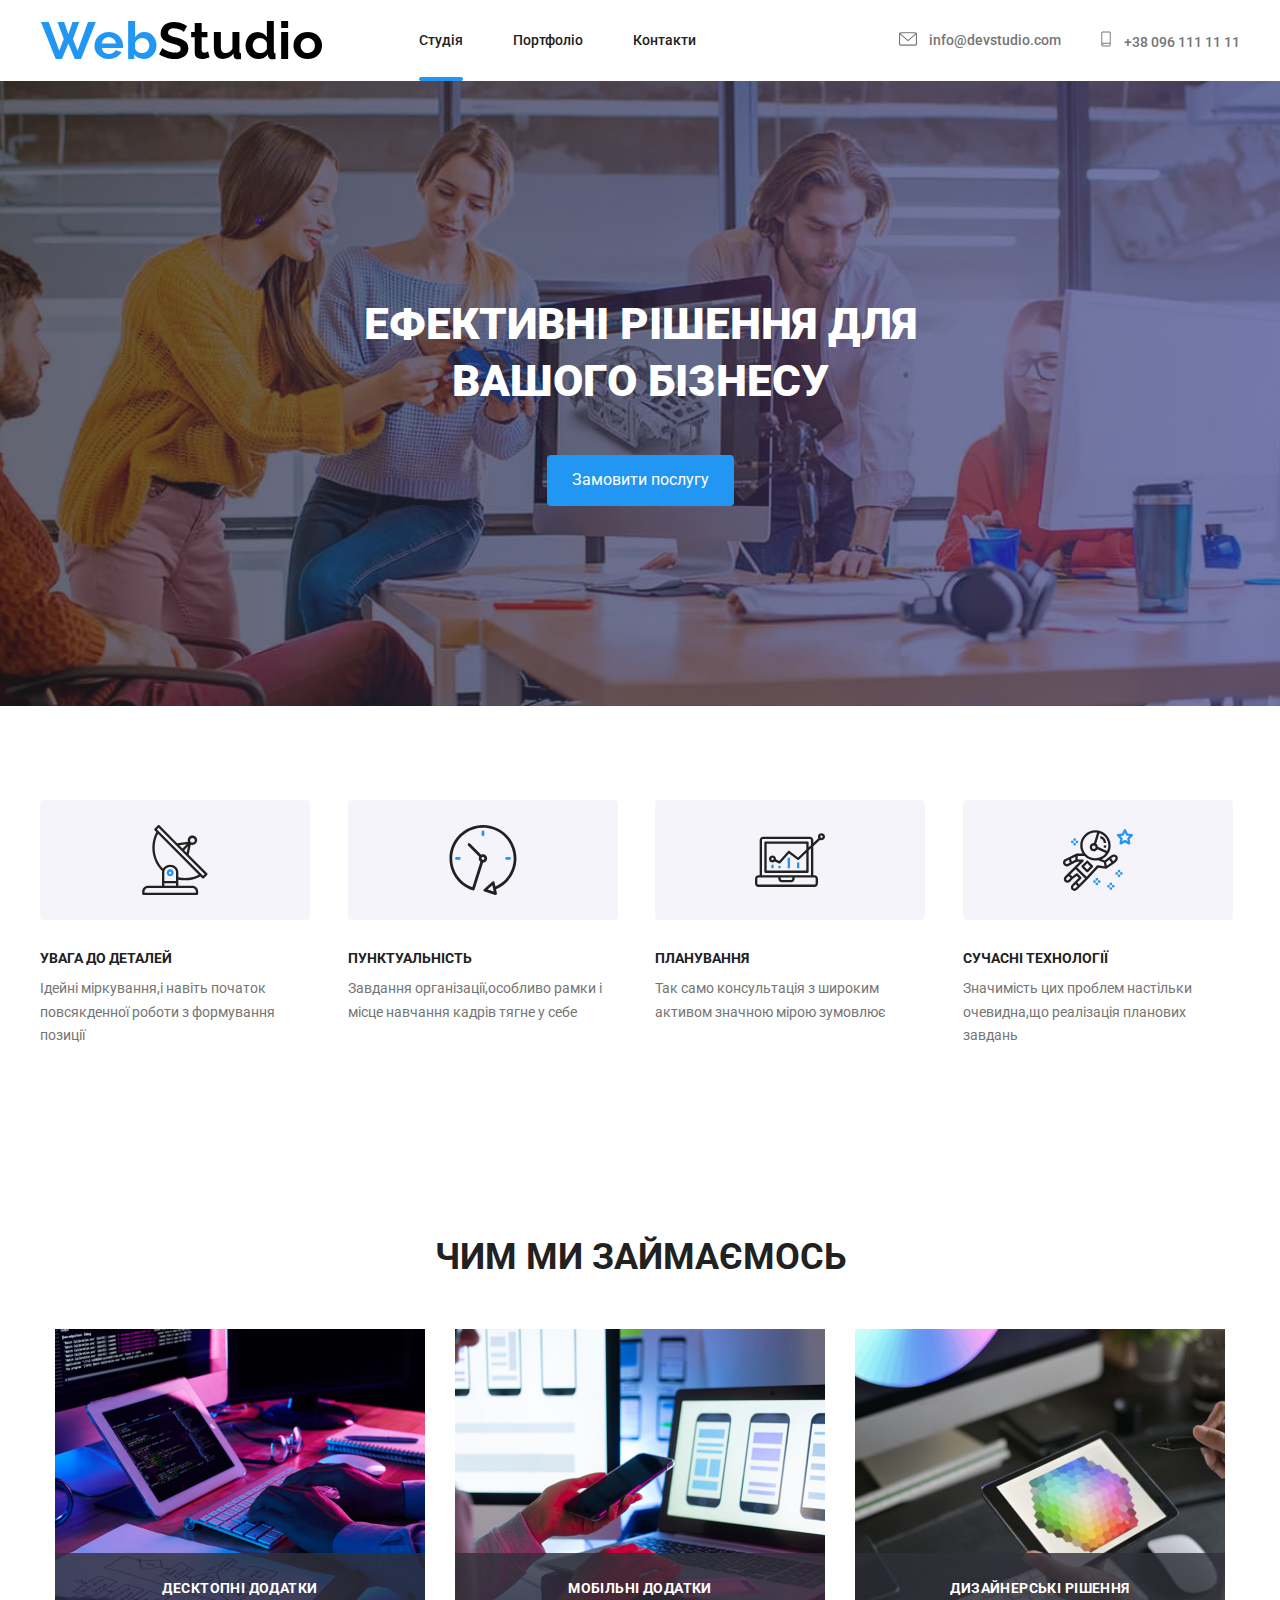
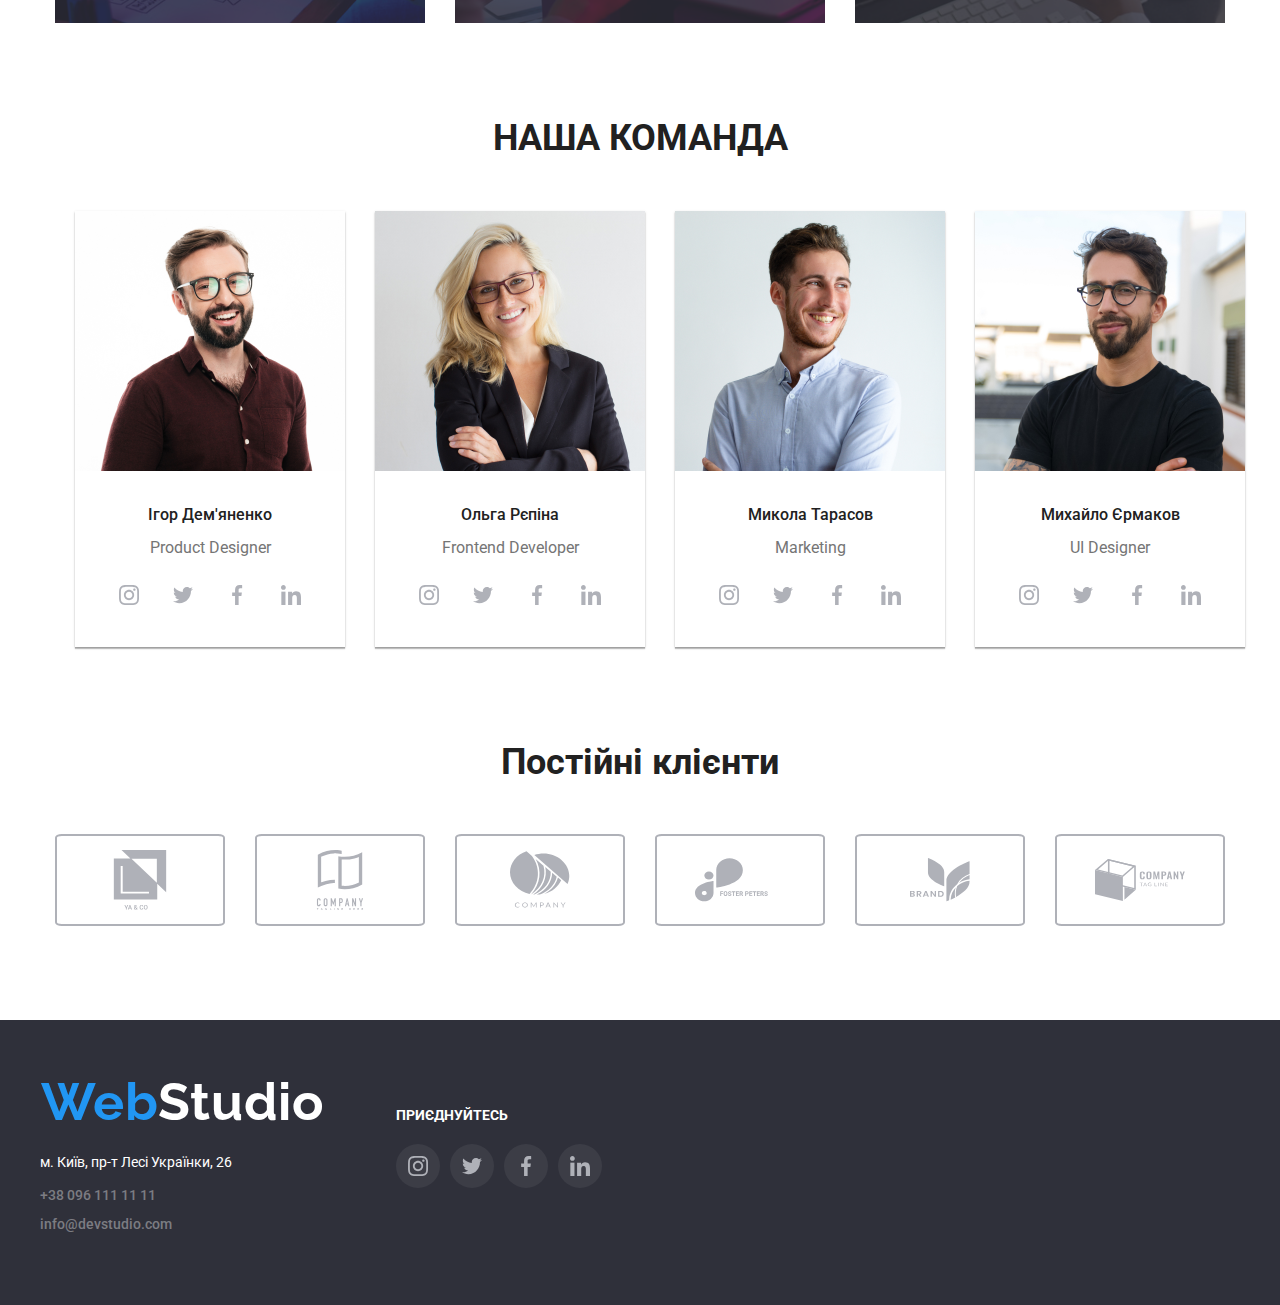
<file: index.html>
<!DOCTYPE html>
<html lang="uk">
<head>
    <meta charset="UTF-8">
    <meta name="viewport" content="width=device-width, initial-scale=1.0">
    <title>Студія</title>
    <link rel="preconnect" href="https://fonts.googleapis.com">
    <link rel="preconnect" href="https://fonts.gstatic.com" crossorigin>
    <link
        href="https://fonts.googleapis.com/css2?family=Raleway:ital,wght@0,700;1,700&family=Roboto:ital,wght@0,100..900;1,100..900&display=swap"
        rel="stylesheet">
   <link rel="stylesheet" href=" https://cdnjs.cloudflare.com/ajax/libs/modern-normalize/3.0.1/modern-normalize.min.css">
    <link rel="stylesheet" href="css/styles.css">
    </head>
<body>
    <header>
        <div class="container header">
        <a href="#" class="title">
            <h1 lang="en"><span class="part1">Web</span>
                <span class="part2">Studio</span></h1>
        </a>
        <nav>
            <ul class="site-nav">
                <li class="li-current"><a href="#" class="nav current">Студія</a></li>
                <li><a href="./portfolio.html" class="nav">Портфоліо</a></li>
                <li><a href="#" class="nav">Контакти</a></li>
            </ul>
        </nav>
            <div class="contact1">
                <div class="contact-item">
                 <a href="mailto:info@devstudio.com" class="contact">
                 <svg class="contact-icon" width="16" height="12">
                  <use href="./image/symbol-defs.svg#envelope"></use>
                 </svg>
                info@devstudio.com</a>
                </div>
                <div class="contact-item">
                <a href="tel:+380961111111" class="contact">
                <svg class="contact-icon" width="10" height="16">
                     <use href="./image/symbol-defs.svg#smartphone"></use>
                 </svg>
                +38 096 111 11 11</a>
            </div>
            </div>
            </div>
    </header>
<main>
<section class="hero">
    <h2 class="headline">ЕФЕКТИВНІ РІШЕННЯ ДЛЯ ВАШОГО БІЗНЕСУ</h2>
    <button type= "button"data-modal-open class="headline-btn">Замовити послугу</button>
    <div data-modal class="backdrop is-hidden">
        <div  class="modal">
            <button data-modal-close class="close-btn">
            <img src="./image/close.svg" alt="закрити" width="11" height="11">
            </button>
        </div>
    </div>
</section>
<div class="container hero-list">
  <section class="list1">
    <svg class="hero-icon" width="70" height="70">
        <use href="./image/symbol-defs.svg#hero-icon"></use>
    </svg>
       <h2 class="list"> УВАГА ДО ДЕТАЛЕЙ</h2>
         <p class="text">Ідейні міркування,i навіть початок повсякденної роботи з формування позиції</p>
  </section>
     <section class="list1">
        <svg class="clock" width="70" height="70">
            <use href="./image/symbol-defs.svg#clock"></use>
        </svg>
    <h2 class="list">ПУНКТУАЛЬНІСТЬ</h2>
    <p class="text">Завдання організації,особливо рамки i місце навчання кадрів тягне у себе</p>
     </section>
      <section class="list1">
        <svg class="diagram" width="70" height="70">
            <use href="./image/symbol-defs.svg#diagram"></use>
        </svg>
    <h2 class="list">ПЛАНУВАННЯ</h2>
    <p class="text">Так само консультація з широким активом значною мірою зумовлює</p>
     </section>
     <section class="list1">
        <svg class="astronaut" width="70" height="70">
            <use href="./image/symbol-defs.svg#astronaut"></use>
        </svg>
    <h2 class="list">СУЧАСНІ ТЕХНОЛОГІЇ</h2>
    <p class="text">Значимість цих проблем настільки очевидна,що реалізація планових завдань</p>
     </section>
</div>
<div class="container">
  <section>
    <h2 class="team">ЧИМ МИ ЗАЙМАЄМОСЬ</h2>
    <ul class="images">
        <li><img src= "image/box1.jpg" alt= "набирає текст на клавіатурі" width=370>
        <p class="image-text">Десктопні додатки</p></li>
        <li><img src= "image/box2.jpg" alt= "використання гаджетів" width=370>
        <p class="image-text">Мобільні додатки</p></li>
        <li><img src= "image/box3.jpg" alt= "планшет у руках" width=370>
        <p class="image-text">Дизайнерські рішення</p></li>
    </ul>
</section>
</div>
<section>
 <div class="container">
    <h2 class="team">НАША КОМАНДА</h2>
    <ul class="team-work">
        <li>
            <img src="image/img.jpg" alt="чоловік" width=270>
           <h3 class="name">Ігор Дем'яненко</h3>
        <p lang="en" class="work">Product Designer</p>
        <ul class="social-link">
        <li>
            <a href="#" class="instagram">
            <svg width="20" height="20">
            <use href="./image/symbol-defs.svg#instagram"></use>
            </svg>
        </a>
    </li>
        <li>
            <a href="#" class="twitter">
                <svg width="20" height="20">
                <use href="./image/symbol-defs.svg#twitter"></use>
            </svg>
            </a>
    </li>
        <li>
            <a href="#" class="facebook">
                <svg width="20" height="20">
                <use href="./image/symbol-defs.svg#facebook"></use>
            </svg>
            </a>
        </li>
        <li>
            <a href="#" class="linkedin">
                <svg width="20" height="20">
                <use href="./image/symbol-defs.svg#linkedin"></use>
            </svg>
            </a></li>
        </ul>
 </li>
    <li>
        <img src="image/img(1).jpg" alt="жінка" width=270>
        <h3 class="name">Ольга Рєпіна</h3>
        <p lang="en" class="work">Frontend Developer</p>
    <ul class="social-link">
        <li>
            <a href="#" class="instagram">
                <svg width="20" height="20">
                    <use href="./image/symbol-defs.svg#instagram"></use>
                </svg>
            </a>
        </li>
        <li>
            <a href="#" class="twitter">
                <svg width="20" height="20">
                    <use href="./image/symbol-defs.svg#twitter"></use>
                </svg>
            </a>
            </li>
            <li>
                <a href="#" class="facebook">
                    <svg width="20" height="20">
                        <use href="./image/symbol-defs.svg#facebook"></use>
                    </svg>
                </a>
            </li>
            <li>
                <a href="#" class="linkedin">
                    <svg width="20" height="20">
                        <use href="./image/symbol-defs.svg#linkedin"></use>
                    </svg>
                </a>
            </li>
    </ul>
</li>
    <li>
        <img src="image/img(2).jpg" alt="чоловік" width=270>
        <h3 class="name">Микола Тарасов</h3>
        <p lang="en" class="work">Marketing</p>
    <ul class="social-link">
    <li>
        <a href="#" class="instagram">
            <svg width="20" height="20">
                <use href="./image/symbol-defs.svg#instagram"></use>
            </svg>
        </a>
    </li>
    <li>
        <a href="#" class="twitter">
            <svg width="20" height="20">
                <use href="./image/symbol-defs.svg#twitter"></use>
            </svg>
        </a>
    </li>
    <li>
            <a href="#" class="facebook">
                <svg width="20" height="20">
                    <use href="./image/symbol-defs.svg#facebook"></use>
                </svg>
            </a>
        </li>
        <li>
            <a href="#" class="linkedin">
                <svg width="20" height="20">
                    <use href="./image/symbol-defs.svg#linkedin"></use>
                </svg>
            </a>
        </li>
    </ul>
</li>
     <li>
        <img src="image/img(3).jpg" alt="чоловік" width=270>
        <h3 class="name">Михайло Єрмаков</h3>
        <p lang="en" class="work">UI Designer</p>
    <ul class="social-link">
    <li>
        <a href="#" class="instagram">
            <svg width="20" height="20">
                <use href="./image/symbol-defs.svg#instagram"></use>
            </svg>
        </a>
    </li>
    <li>
        <a href="#" class="twitter">
            <svg width="20" height="20">
                <use href="./image/symbol-defs.svg#twitter"></use>
            </svg>
        </a>
        </li>
        <li>
            <a href="#" class="facebook">
                <svg width="20" height="20">
                    <use href="./image/symbol-defs.svg#facebook"></use>
                </svg>
            </a>
        </li>
        <li>
            <a href="#" class="linkedin">
                <svg width="20" height="20">
                    <use href="./image/symbol-defs.svg#linkedin"></use>
                </svg>
            </a>
        </li>
    </ul>
</li>
    </ul>
</section>
</div>
<section>
    <div class="container">
        <h2 class="team">Постійні клієнти</h2>
        <ul class="clients">
            <li><a href="#" class="group-1">
                <svg width="41" height="47">
                    <use href="./image/symbol-defs.svg#group-1"></use>
                </svg>
            </a></li>
            <li><a href="#" class="group-2">
                <svg width="40" height="52">
                    <use href="./image/symbol-defs.svg#group-2"></use>
                </svg>
            </a></li>
            <li><a href="#" class="group-3">
                <svg width="44" height="42">
                    <use href="./image/symbol-defs.svg#group-3"></use>
                </svg>
            </a></li>
            <li><a href="#" class="group-4">
                <svg width="85" height="41">
                    <use href="./image/symbol-defs.svg#group-4"></use>
                </svg>
            </a></li>
            <li><a href="#" class="group-5">
                <svg width="63" height="46">
                    <use href="./image/symbol-defs.svg#group-5"></use>
                </svg>
            </a></li>
            <li><a href="#" class="group-6">
                <svg width="94" height="44">
                    <use href="./image/symbol-defs.svg#group-6"></use>
                </svg>
            </a></li>
        </ul>
</main>
<footer>
  <div class="container footer1">
    <div class="footer-contact">
    <a href="#" class="title">
        <h1 lang="en"><span class="part1">Web</span>
            <span class="part-last">Studio</span>
        </h1>
    </a>
    <p class="adress">м. Київ, пр-т Лесі Українки, 26</p>
    <address class="contact">
        <a href="tel:+380961111111" class="contact-last">+38 096 111 11 11</a>
        <a href="mailto:info@devstudio.com" class="contact-last">info@devstudio.com</a>
    </address>
    </div>
    <div class="footer-social">
    <p class="aside"> приєднуйтесь</p>
    <ul class="social-link">
        <li>
            <a href="#" class="instagram">
                <svg width="20" height="20">
                    <use href="./image/symbol-defs.svg#instagram"></use>
                </svg>
            </a>
        </li>
        <li>
            <a href="#" class="twitter">
                <svg width="20" height="20">
                    <use href="./image/symbol-defs.svg#twitter"></use>
                </svg>
            </a>
            </li>
            <li>
                <a href="#" class="facebook">
                    <svg width="20" height="20">
                        <use href="./image/symbol-defs.svg#facebook"></use>
                    </svg>
                </a>
            </li>
            <li>
                <a href="#" class="linkedin">
                    <svg width="20" height="20">
                        <use href="./image/symbol-defs.svg#linkedin"></use>
                    </svg>
                </a>
            </li>
    </ul>
    </div>
  </div>
</footer>
<script src="./js/modal.js"></script>
</body>
</html>
</file>
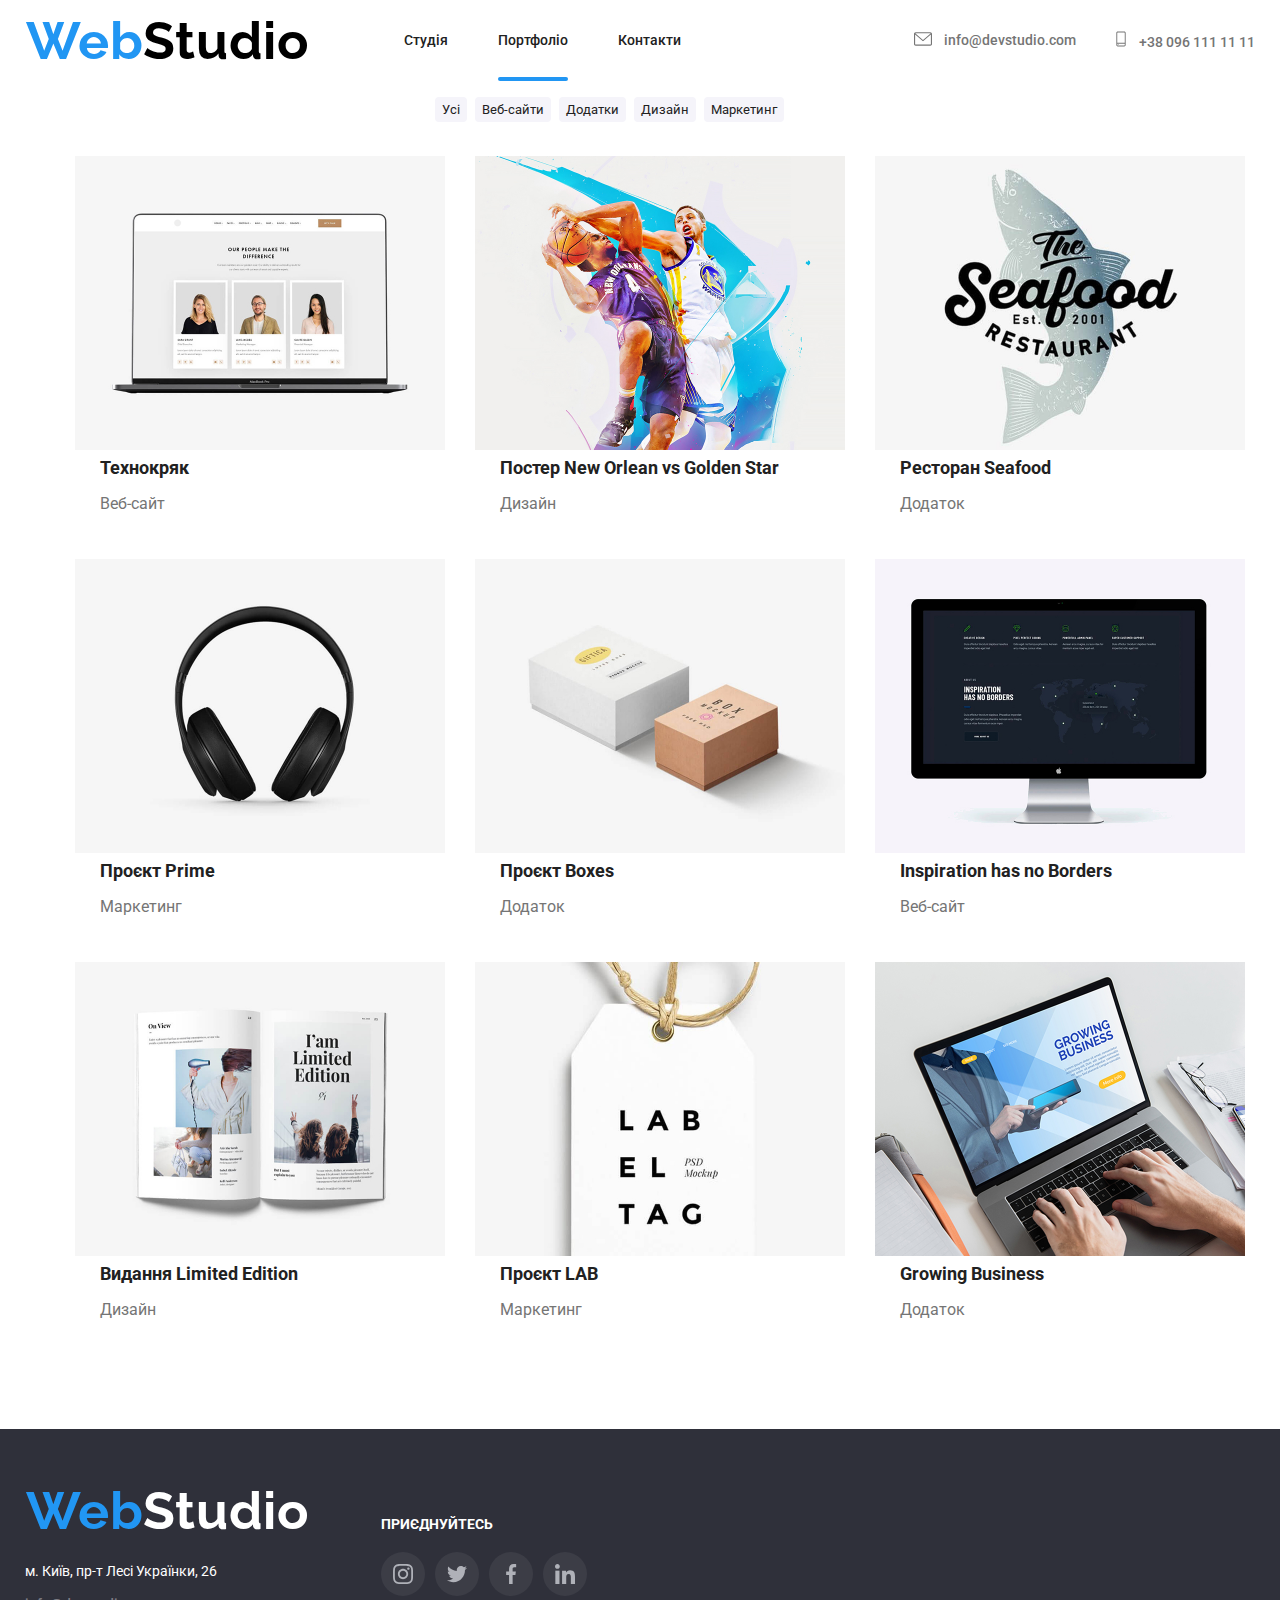
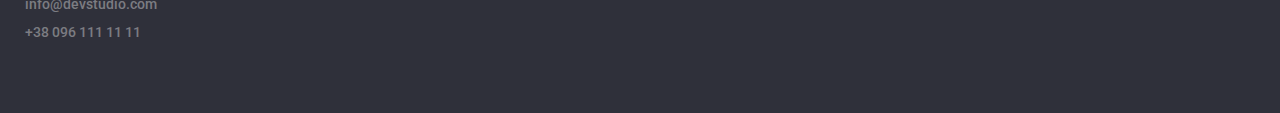
<file: portfolio.html>
<!DOCTYPE html>
<html lang="uk">

<head>
    <meta charset="UTF-8">
    <meta name="viewport" content="width=device-width, initial-scale=1.0">
    <title>Студія</title>
    <link rel="preconnect" href="https://fonts.googleapis.com">
    <link rel="preconnect" href="https://fonts.gstatic.com" crossorigin>
    <link
        href="https://fonts.googleapis.com/css2?family=Raleway:ital,wght@0,700;1,700&family=Roboto:ital,wght@0,100..900;1,100..900&display=swap"
        rel="stylesheet">
       
    <link rel="stylesheet" href="css/styles.css">
</head>
<body>
<header>
    <div class="container header">
        <a href="#" class="title">
            <h1 lang="en"><span class="part1">Web</span>
                <span class="part2">Studio</span>
            </h1>
        </a>
        <nav>
            <ul class="site-nav">
                <li><a href="./index.html" class="nav">Студія</a></li>
                <li class="li-current"><a href="#" class="nav current">Портфоліо</a></li>
                <li><a href="#" class="nav">Контакти</a></li>
            </ul>
        </nav>
    <div class="contact1">
        <div class="contact-item">
            <a href="mailto:info@devstudio.com" class="contact">
                <svg class="contact-icon" width="16" height="12">
                    <use href="./image/symbol-defs.svg#envelope"></use>
                </svg>
                info@devstudio.com </a>
        </div>
        <div class="contact-item">
            <a href="tel:+380961111111" class="contact">
                <svg class="contact-icon" width="10" height="16">
                    <use href="./image/symbol-defs.svg#smartphone"></use>
                </svg>
                +38 096 111 11 11 </a>
        </div>
    </div>
    </div>
</header>
    <main>
        <div class="container"> 
            <ul  class="btn">
                <li><button type="button" class="portfolio-btn">Усі</button></li>
                <li><button type="button" class="portfolio-btn">Веб-сайти</button></li>
                <li><button type="button" class="portfolio-btn">Додатки</button></li>
                <li><button type="button" class="portfolio-btn">Дизайн</button></li>
                <li><button type="button" class="portfolio-btn">Маркетинг</button></li>      
            </ul>
        </div>
    <div class="container">
        <ul class="portfolio">
            <li>
               <div class="thumb"><img src="./image/portfolio1.jpg" alt="вебсайт на екрані ноутбука" width=370>
                <p class="desk-text">Ресурс пропонує комплексні пропозиції з різним рівнем функціоналу та сервісів. Все це дозволить відвідувачу отримати
                вичерпні відомості про компанію чи приватну особу.</p></div>
              <div class="portfolio-content">  <h2 class="desk">Технокряк </h2>
                <p class="work">Веб-сайт</p></div>
            </li>
            <li>
                <div class="thumb"><img src="./image/portfolio2.jpg" alt="Постер" width=370>
                <p class="desk-text">Ресурс пропонує комплексні пропозиції з різним рівнем функціоналу та сервісів. Все це дозволить відвідувачу отримати
                вичерпні відомості про компанію чи приватну особу.</p></div>
                <div class="portfolio-content"><h2 class="desk">Постер New Orlean vs Golden Star</h2>
                <p class="work">Дизайн</p></div>
            </li>
            <li>
                <div class="thumb"><img src="./image/portfolio3.jpg" alt="Логотип ресторану" width=370>
                <p class="desk-text">Ресурс пропонує комплексні пропозиції з різним рівнем функціоналу та сервісів. Все це дозволить відвідувачу отримати
                вичерпні відомості про компанію чи приватну особу.</p></div>
                <div class="portfolio-content"><h2 class="desk">Ресторан Seafood</h2>
                <p class="work">Додаток</p></div>
            </li>
            <li>
                <div class="thumb"><img src="./image/portfolio4.jpg" alt="Навушники" width=370>
                <p class="desk-text">Ресурс пропонує комплексні пропозиції з різним рівнем функціоналу та сервісів. Все це дозволить відвідувачу отримати
                вичерпні відомості про компанію чи приватну особу.</p></div>
                <div class="portfolio-content"><h2 class="desk">Проєкт Prime</h2>
                <p class="work">Маркетинг</p></div>
            </li>
            <li>
                <div class="thumb"><img src="./image/portfolio5.jpg" alt="Коробки" width=370>
                <p class="desk-text">Ресурс пропонує комплексні пропозиції з різним рівнем функціоналу та сервісів. Все це дозволить відвідувачу отримати
                вичерпні відомості про компанію чи приватну особу.</p></div>
                <div class="portfolio-content"><h2 class="desk">Проєкт Boxes</h2>
                <p class="work">Додаток</p></div>
            </li>
            <li>
                <div class="thumb"><img src="./image/portfolio6.jpg" alt="Вебсайт на екрані комп'ютера" width=370>
                <p class="desk-text">Ресурс пропонує комплексні пропозиції з різним рівнем функціоналу та сервісів. Все це дозволить відвідувачу отримати
                вичерпні відомості про компанію чи приватну особу.</p></div>
                <div class="portfolio-content"><h2 class="desk">Inspiration has no Borders</h2>
                <p class="work">Веб-сайт</p></div>
            </li>
            <li>
                <div class="thumb"><img src="./image/portfolio7.jpg" alt="Відкрита книга" width=370>
                <p class="desk-text">Ресурс пропонує комплексні пропозиції з різним рівнем функціоналу та сервісів. Все це дозволить відвідувачу отримати
                вичерпні відомості про компанію чи приватну особу.</p></div>
                <div class="portfolio-content"><h2 class="desk">Видання Limited Edition</h2>
                <p class="work">Дизайн</p></div>
            </li>
            <li>
                <div class="thumb"><img src="./image/portfolio8.jpg" alt="Бірка логотипу" width=370>
                <p class="desk-text">Ресурс пропонує комплексні пропозиції з різним рівнем функціоналу та сервісів. Все це дозволить відвідувачу отримати
                вичерпні відомості про компанію чи приватну особу.</p></div>
                <div class="portfolio-content"><h2 class="desk">Проєкт LAB</h2>
                <p class="work">Маркетинг</p></div>
            </li>
            <li>
                <div class="thumb"><img src="./image/portfolio9.jpg" alt="Набирати текст на ноутбуці" width=370>
                <p class="desk-text">Ресурс пропонує комплексні пропозиції з різним рівнем функціоналу та сервісів. Все це дозволить відвідувачу отримати
                вичерпні відомості про компанію чи приватну особу.</p></div>
                <div class="portfolio-content"><h2 class="desk">Growing Business</h2>
                <p class="work">Додаток</p></div>
            </li>  
        </ul>  
    </div>
    </main>
    <footer>
        <div class="container footer1">
            <div class="footer-contact">
            <a href="#" class="title">
                <h1 lang="en"><span class="part1">Web</span>
                    <span class="part-last">Studio</span>
                </h1>
            </a>
            <p class="adress">м. Київ, пр-т Лесі Українки, 26</p>
            <address class="contact">
                <a href="mailto:info@devstudio.com" class="contact-last">info@devstudio.com</a>
                <a href="tel:+380961111111" class="contact-last">+38 096 111 11 11</a>
            </address>
        </div>
        <div class="footer-social">
            <p class="aside"> приєднуйтесь</p>
            <ul class="social-link">
                <li>
                    <a href="#" class="instagram">
                        <svg width="20" height="20">
                            <use href="./image/symbol-defs.svg#instagram"></use>
                        </svg>
                    </a>
                </li>
                <li>
                    <a href="#" class="twitter">
                        <svg width="20" height="20">
                            <use href="./image/symbol-defs.svg#twitter"></use>
                        </svg>
                    </a>
                </li>
                <li>
                    <a href="#" class="facebook">
                        <svg width="20" height="20">
                            <use href="./image/symbol-defs.svg#facebook"></use>
                        </svg>
                    </a>
                </li>
                <li>
                    <a href="#" class="linkedin">
                        <svg width="20" height="20">
                            <use href="./image/symbol-defs.svg#linkedin"></use>
                        </svg>
                    </a>
                </li>
            </ul>
        </div>
        </div>
    </footer>
    </body>
    
    </html>
</file>
<file: css/styles.css>
html {
  box-sizing: border-box;
}
* {
  text-decoration: none;
}

body {
  margin: 0;
  padding: 0;
  font-family: "Roboto", sans-serif;
  font-weight: 500;
  background-color: #ffffff;
  color: #212121;
}
.container {
  margin-left: auto;
  margin-right: auto;
  max-width: 1230px;
  padding-left: 15px;
  padding-right: 15px;
}
.header {
  display: flex;
  align-items: center;
}
.header .container {
  display: flex;
  align-items: center;
}
.title {
  display: inline-block;
  padding: 6px 1px;
  font-family: "Raleway", sans-serif;
  font-weight: 700;
  font-size: 26px;
  letter-spacing: 0.03em;
  line-height: 1.2em;
}
h1 {
  display: flex;
  margin-top: 0;
  margin-bottom: 0;
}
.part1 {
  color: #2196f3;
}
.part2 {
  color: #000000;
}
.part-last {
  color: #ffffff;
}

.site-nav {
  display: flex;
  margin-left: 93px;
  margin-top: 0;
  margin-bottom: 0;
  padding: 0;
}
.site-nav li + li {
  margin-left: 50px;
}
.nav {
  display: block;
  padding-top: 32px;
  padding-bottom: 32px;
  font-size: 14px;
  line-height: 1.2em;
  color: #212121;
}
.li-current {
  position: relative;
}

.nav.current::after {
  content: "";
  position: absolute;
  display: block;
  border-radius: 2px;
  width: 100%;
  bottom: 0;
  height: 4px;
  background-color: #2196f3;
}

.div {
  margin: 0;
  padding: 0;
}
.nav:hover,
.nav:active {
  color: #2196f3;
  cursor: pointer;
}
.contact1 {
  display: flex;
  align-items: center;
  margin-left: auto;
  margin-top: 0;
  margin-bottom: 0;
  padding: 0;
  list-style: none;
}

.contact {
  display: block;
  align-items: center;
  font-size: 14px;
  line-height: 1.2em;
  color: #757575;
  transition: transform 250ms cubic-bezier(0.4, 0, 0.2, 1);
}

.contact-item:not(:last-child) {
  margin-right: 40px;
}

.contact-item svg {
  scale: 1.5;
  margin-right: 10px;
  fill: currentColor;
}

.contact:hover,
.contact:active {
  color: #2196f3;
}

.hero {
  padding-top: 200px;
  padding-bottom: 200px;
  margin-bottom: 94px;
  text-align: center;
  background-color: #2f303a;

  content: "";
  background-image:
    linear-gradient(to right, rgba(46, 47, 53, 0.4), rgba(88, 97, 197, 0.4)),
    url(../image/hero.jpg);
  background-size: cover;
  background-repeat: no-repeat;
  background-position: center;
}
.headline {
  display: block;
  margin: 0 auto 30px auto;
  padding: 15px 44px;
  font-weight: 900;
  font-size: 44px;
  line-height: 1.3;
  box-sizing: border-box;
  max-width: 696px;
}
.headline {
  color: #ffffff;
}

.headline-btn {
  display: inline-block;
  margin-top: 0;
  padding: 10px 24px;

  font-family: inherit;
  line-height: 1.8;
  border-radius: 4px;
  border: 1px solid transparent;
  cursor: pointer;

  color: #fff;
  background-color: #2196f3;
}
.headline-btn:hover,
.headline-btn:active {
  background-color: #1976d2;
  color: #ffffff;
}

.backdrop {
  position: absolute;
  top: 0;
  left: 0;
  border: 1px solid rgba(0, 0, 0, 0.1);
  width: 100%;
  height: 1024px;
  background: rgba(0, 0, 0, 0.2);
  opacity: 1;
}
.backdrop.is-hidden {
  opacity: 0;
  pointer-events: none;
  visibility: hidden;
}

.modal {
  position: absolute;
  top: 50%;
  left: 50%;
  transform: translate(-50%, -50%);
  width: 528px;
  height: 581px;
  border-radius: 4px;
  border: 1px solid rgba(0, 0, 0, 0.1);
  box-shadow:
    0 2px 1px 0 rgba(0, 0, 0, 0.2),
    0 1px 1px 0 rgba(0, 0, 0, 0.14),
    0 1px 3px 0 rgba(0, 0, 0, 0.12);
  background: #fff;
}

.close-btn {
  position: absolute;
  top: 8px;
  right: 8px;
  display: flex;
  align-items: center;
  justify-content: center;
  padding: 0;
  width: 30px;
  height: 30px;
  color: #2e2f42;
  background: #ffffff;
  border: 1px solid rgba(0, 0, 0, 0.25);
  border-radius: 50%;
  cursor: pointer;
  transition:
    background-color 250ms cubic-bezier(0.4, 0, 0.2, 1),
    border-color 250ms cubic-bezier(0.4, 0, 0.2, 1),
    color 250ms cubic-bezier(0.4, 0, 0.2, 1);
}
.close-btn:hover,
.close-btn:focus {
  color: #2196f3;
}

.modal-form {
  display: flex;
  flex-direction: column;
  width: 448px;
  height: 342px;
  gap: 10px;
  margin-left: auto;
  margin-right: auto;
  text-align: left;
}

.modal-title {
  font-weight: 700;
  font-size: 20px;
  margin-top: 17px;
  letter-spacing: 0.03em;
  text-align: center;
  color: #212121;
}
.modal-label {
  margin-bottom: 4px;
  font-weight: 400;
  font-size: 12px;
  letter-spacing: 0.01em;
  color: #757575;
}
.modal-input {
  width: 100%;
  height: 40px;
  padding-left: 40px;
  border: 1px solid rgba(33, 33, 33, 0.2);
  border-radius: 4px;
}
.input-wrapper {
  position: relative;
}
.modal-input:hover {
  border-color: #2196f3;
}
.modal-input:focus {
  outline: transparent;
  border-color: #2196f3;
}
.modal-input:focus + .modal-icon {
  fill: #2196f3;
}
.modal-icon {
  position: absolute;
  top: 50%;
  left: 12px;
  transform: translateY(-50%);
  transition: fill 250ms cubic-bezier(0.4, 0, 0.2, 1);
}
.modal-textarea {
  font-weight: 400;
  font-size: 12px;
  letter-spacing: 0.01em;
  border: 1px solid rgba(33, 33, 33, 0.2);
  border-radius: 4px;
  width: 448px;
  height: 120px;
  resize: none;
}
.modal-textarea:focus {
  outline: transparent;
  border-color: #2196f3;
}
.visually-hidden {
  position: absolute;
  overflow: hidden;
  width: 1px;
  height: 1px;
  margin: -1px;
  border: 0;
  padding: 0;
  white-space: nowrap;
  clip-path: inset(100%);
  clip: rect(0 0 0 0);
}
.checkbox-icon {
  opacity: 0;
  fill: #f4f4fd;
  transition: opacity 250ms cubic-bezier(0.4, 0, 0.2, 1);
}
.custom-checkbox {
  width: 16px;
  height: 16px;
  border: 1px solid rgba(46, 47, 66, 0.4);
  border-radius: 2px;
  display: inline-flex;
  align-items: center;
  justify-content: center;
  fill: transparent;
  transition:
    background-color 250ms cubic-bezier(0.4, 0, 0.2, 1),
    border 250ms cubic-bezier(0.4, 0, 0.2, 1),
    fill 250ms cubic-bezier(0.4, 0, 0.2, 1);
  margin-right: 8px;
  margin-bottom: 30px;
}
.privacy-input:checked + .privacy-label .checkbox-icon {
  opacity: 1;
}
.privacy-input:checked + .privacy-label > .custom-checkbox {
  background-color: #4d5ae5;
  border: none;
}
.checkbox-label {
  align-items: baseline;
  font-weight: 400;
  font-size: 14px;
  line-height: 1.8;
  letter-spacing: 0.03em;
  color: #757575;
}
.privacy-link {
  text-decoration: underline;
  text-decoration-skip-ink: none;
  color: #2196f3;
}
.modal-submit {
  display: block;
  margin-left: auto;
  margin-right: auto;
  align-items: center;
  font-weight: 700;
  font-size: 16px;
  line-height: 1.875;
  letter-spacing: 0.06em;
  text-align: center;
  color: #fff;
  width: 200px;
  height: 50px;
  border-radius: 4px;
  border: 1px solid transparent;
  width: 200px;
  height: 50px;
  box-shadow: 0 4px 4px 0 rgba(0, 0, 0, 0.15);
  background: #2196f3;
  cursor: pointer;
}
.modal-submit:hover .modal-submit:active {
  box-shadow: 0 4px 4px 0 rgba(0, 0, 0, 0.15);
  background: #188ce8;
}

.btn {
  display: flex;
  justify-content: center;
  gap: 8px;
  margin-bottom: 34px;
  margin-left: 300px;
  margin-right: 300px;
  width: 569px;
  padding: 0;
}
.portfolio-btn {
  display: inline-block;
  text-align: center;
  font-family: inherit;
  line-height: 1.6em;
  border-radius: 4px;

  border: 1px solid transparent;
  background-color: #f5f4fa;
  color: #212121;
  transition: transform 250ms cubic-bezier(0.4, 0, 0.2, 1);
}
.portfolio-btn:hover,
.portfolio-btn:active {
  box-shadow:
    0 2px 2px 0 rgba(0, 0, 0, 0.12),
    0 1px 2px 0 rgba(0, 0, 0, 0.08),
    0 3px 1px 0 rgba(0, 0, 0, 0.1);
  background: #2196f3;
  color: #ffffff;
  cursor: pointer;
}
.thumb {
  position: relative;
  overflow: hidden;
}
.thumb img {
  display: block;
}
.desk-text {
  position: absolute;
  top: 0;
  left: 0;
  transform: translateY(100%);
  transition: transform 250ms cubic-bezier(0.4, 0, 0.2, 1);
  display: flex;
  justify-content: center;
  align-items: center;

  width: 322px;
  height: 168px;
  margin: 0;
  padding: 63px 24px;
  font-weight: 400;
  font-size: 18px;
  line-height: 1.56;
  letter-spacing: 0.03em;
  text-align: center;
  color: #fff;
  background: rgba(33, 150, 243, 0.9);
}
.portfolio li:hover .desk-text {
  transform: translateY(0);
}

.hero-list {
  display: flex;
  justify-content: space-between;
}
.list1 svg {
  margin-bottom: 30px;
}
.list {
  margin-top: 0;
  margin-bottom: 10px;
  font-weight: 700;
  font-size: 14px;
  line-height: 1.2em;
  width: 270px;
  color: #212121;
}

.list1:nth-child(4) {
  margin-right: 0;
}
.list1 {
  width: calc((100% - 90px) / 4);
  margin-right: 30px;
  margin-bottom: 94px;
}
.list1 svg {
  display: block;
  background-color: #f5f4fa;
  border-radius: 4px;
  padding: 25px 100px;
  width: 270px;
  height: 120px;
}

.text {
  margin-top: 0px;
  margin-bottom: 94px;
  width: 270px;
  font-size: 14px;
  line-height: 1.7em;
  font-weight: 400;
  color: #757575;
}

.team-work {
  display: flex;
  justify-content: center;
  gap: 30px;
  margin-bottom: 94px;
}
.team-work > li {
  box-shadow:
    0 2px 1px 0 rgba(0, 0, 0, 0.2),
    0 1px 1px 0 rgba(0, 0, 0, 0.14),
    0 1px 3px 0 rgba(0, 0, 0, 0.12);
  background: #fff;
}

.team-work:not(:nth-child(3n + 1)) {
  margin-left: 0;
}
.team {
  margin-top: 0;
  margin-bottom: 50px;
  text-align: center;
  font-weight: 700;
  line-height: 1.2em;
  font: Roboto;
  font-size: 36px;
}

.images:not(:nth-child(3n + 1)) {
  margin-left: 0;
}
.images {
  display: flex;
  gap: 30px;
  justify-content: center;
  margin-top: 0;
  margin-bottom: 94px;
  margin-left: 30px;
  padding: 0;
}
.images li {
  line-height: 0;
  position: relative;
}
.image-text {
  position: absolute;
  bottom: 0;
  left: 0;
  margin: 0;
  display: flex;
  justify-content: center;
  align-items: center;
  width: 100%;
  height: 70px;
  font-weight: 700;
  font-size: 14px;
  letter-spacing: 0.03em;
  text-transform: uppercase;
  text-align: center;
  color: #fff;
  background: rgba(47, 48, 58, 0.8);
}

li {
  list-style: none;
}
.portfolio {
  display: flex;
  justify-content: center;
  flex-wrap: wrap;
  gap: 30px;
  margin-top: 0;
  margin-bottom: 94px;
}
.portfolio > li:hover,
.portfolio > li:active {
  box-shadow:
    1px 4px 6px 0 rgba(0, 0, 0, 0.16),
    0 4px 4px 0 rgba(0, 0, 0, 0.06),
    0 1px 1px 0 rgba(0, 0, 0, 0.12);
  background: #fff;
}

.desk {
  margin-top: 0;
  margin-bottom: 4px;
  padding-left: 25px;
  font-size: 18px;
  line-height: 2em;
  font-weight: 700;
}
.portfolio .work {
  padding-left: 25px;
}
.name {
  margin-top: 30px;
  margin-bottom: 10px;
  text-align: center;
  font-size: 16px;
  line-height: 1.2em;
  font-weight: 500;
  color: #212121;
}

.work {
  margin-top: 0;
  margin-bottom: 10px;
  font-size: 16px;
  text-align: center;
  line-height: 1.8em;
  font-weight: 400;
  color: #757575;
}
.portfolio .work {
  text-align: left;
}
.social-link {
  display: flex;
  justify-content: center;
  align-items: center;
  gap: 10px;
  width: 206px;
  height: 44px;
  padding: 0;
  margin-left: auto;
  margin-right: auto;
  margin-bottom: 30px;
}
.social-link a {
  display: flex;
  justify-content: center;
  align-items: center;
  width: 44px;
  height: 44px;
  border-radius: 50%;
  background-color: #ffffff10;
  fill: #afb1b8;
  flex-shrink: 0;
}
.social-link a:hover,
.social-link a:active {
  background-color: #2196f3;
  fill: #ffffff;
}

.clients {
  display: flex;
  justify-content: center;
  gap: 30px;
  padding: 0;
  margin: 0;
  margin-bottom: 94px;
}
.clients a {
  display: flex;
  justify-content: center;
  align-items: center;
  width: 170px;
  height: 92px;
  border-radius: 4%;
  border: 2px solid #afb1b8;
  fill: #afb1b8;
}
.clients a svg {
  width: 100%;
  height: 100%;

  max-width: 106px;
  max-height: 60px;
  overflow: visible;
}
.group-4 svg,
.group-6 svg {
  transform: scale(1.5);
}

.clients a:hover,
.clients a:active {
  border-color: #2196f3;
  fill: #2196f3;
}

footer {
  padding-top: 60px;
  padding-bottom: 60px;
  background-color: #2f303a;
}
.footer1 {
  display: flex;
  align-items: baseline;
}
.footer-contact {
  margin-right: 70px;
}
.footer-contact h1 {
  margin-bottom: 28px;
}
.footer-contact p {
  margin-top: 0;
  margin-bottom: 12px;
  font-size: 14px;
  line-height: 1.7em;
  font-weight: 400;
  color: #ffffff;
}
.subscription {
  display: flex;
  flex-direction: column;
  align-items: flex-start;
  margin-left: 94px;
}
.subscription-title {
  margin-bottom: 20px;
  font-size: 14px;
  line-height: 1.2em;
  text-transform: uppercase;
  font-weight: 700;
  color: #ffffff;
}
.subscription-form {
  display: flex;
  align-items: center;
}

.subscription input {
  width: 358px;
  height: 50px;
  margin-right: 12px;
  padding-left: 16px;
  background-color: transparent;
  border: 1px solid rgba(255, 255, 255, 0.3);
  border-radius: 4px;
  box-shadow: 0 4px 4px 0 rgba(0, 0, 0, 0.15);
  background: rgba(33, 150, 243, 0);
  outline: none;
}

.subscription input:focus {
  border-color: #2196f3;
  outline: none;
}
.subscription button {
  display: inline-flex;
  align-items: center;
  justify-content: center;
  gap: 10px;
  width: 200px;
  height: 50px;
  border-radius: 4px;
  font-weight: 700;
  border: 1px solid transparent;
  background-color: #2196f3;
  color: #ffffff;
  cursor: pointer;
}
.subscription button {
  transition:
    background-color 250ms cubic-bezier(0.4, 0, 0.2, 1),
    color 250ms cubic-bezier(0.4, 0, 0.2, 1);
}
.subscription button:hover,
.subscription button:active {
  background-color: #1976d2;
  color: #ffffff;
}

.subscription button svg {
  fill: currentColor;
}
.adress {
  text-align: left;
  margin-top: 0;
  margin-bottom: 12px;
  font-size: 14px;
  line-height: 1.7em;
  font-weight: 400;
  color: #ffffff;
}
.contact-last {
  font-style: normal;
  display: flex;
  flex-direction: column;
  margin-bottom: 12px;
  color: #ffffff60;
}

.aside {
  margin-top: 0;
  margin-bottom: 20px;
  font-size: 14px;
  line-height: 1.2em;
  text-transform: uppercase;
  font-weight: 700;
  color: #ffffff;
}
</file>
